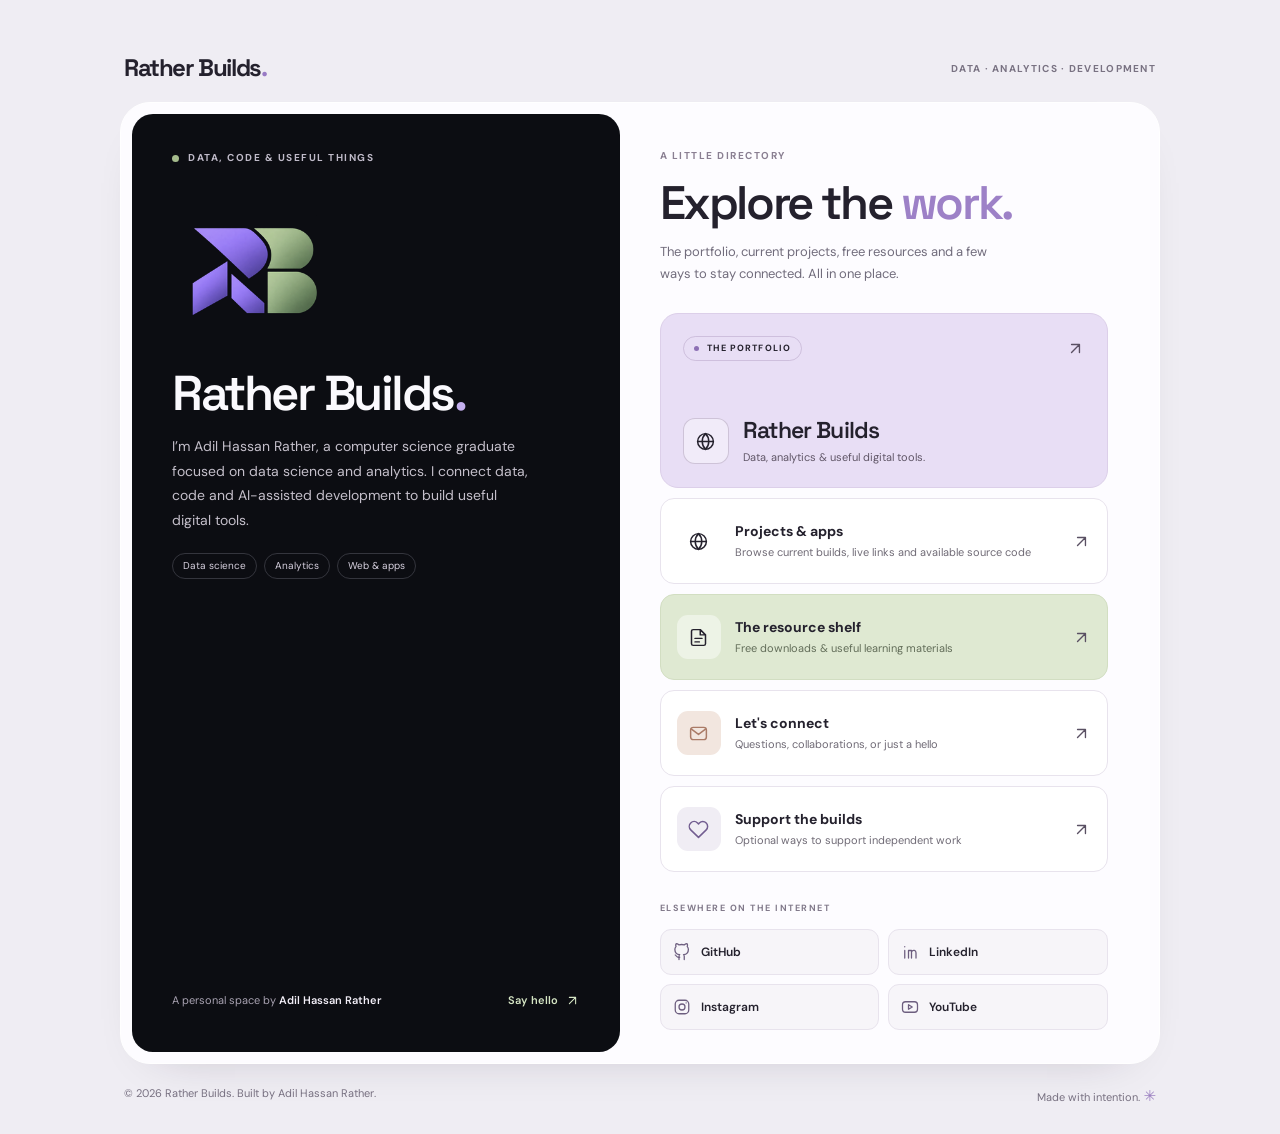
<file: index.html>
<!DOCTYPE html>
<html lang="en">
<head>
  <meta charset="UTF-8">
  <meta name="viewport" content="width=device-width, initial-scale=1">
  <meta name="theme-color" content="#efedf3">
  <meta name="description" content="Data, analytics and useful digital tools by Adil Hassan Rather. Explore Rather Builds projects, free resources and ways to connect.">
  <meta property="og:type" content="website">
  <meta property="og:title" content="Rather Builds — Projects, Tools & Resources">
  <meta property="og:description" content="Data, analytics and practical software. Explore the Rather Builds portfolio, projects and free learning resources.">
  <meta property="og:image" content="https://adil-rather.github.io/Links/share-card.png">
  <meta property="og:url" content="https://adil-rather.github.io/Links/">
  <title>Rather Builds — Projects, Tools & Resources</title>
  <link rel="icon" type="image/png" sizes="32x32" href="favicon-32.png">
  <link rel="canonical" href="https://adil-rather.github.io/Links/">
  <meta name="twitter:card" content="summary_large_image">
  <link rel="preconnect" href="https://fonts.googleapis.com">
  <link rel="preconnect" href="https://fonts.gstatic.com" crossorigin>
  <link href="https://fonts.googleapis.com/css2?family=DM+Sans:wght@400;500;600;700&amp;family=Space+Grotesk:wght@400;500;600;700&amp;display=swap" rel="stylesheet">
  <link rel="stylesheet" href="profile.css">
</head>
<body>
  <a class="skip-link" href="#main-content">Skip to content</a>
  <svg class="svg-defs" xmlns="http://www.w3.org/2000/svg" aria-hidden="true">
    <symbol id="arrow" viewBox="0 0 24 24"><path d="M7 17 17 7M7 7h10v10"/></symbol>
    <symbol id="globe" viewBox="0 0 24 24"><circle cx="12" cy="12" r="9"/><path d="M3 12h18M12 3c5 5 5 13 0 18-5-5-5-13 0-18Z"/></symbol>
    <symbol id="mail" viewBox="0 0 24 24"><rect x="3" y="5" width="18" height="14" rx="3"/><path d="m4 7 8 6 8-6"/></symbol>
    <symbol id="instagram" viewBox="0 0 24 24"><rect x="3" y="3" width="18" height="18" rx="5"/><circle cx="12" cy="12" r="4"/><path d="M17.5 6.5h.01"/></symbol>
    <symbol id="linkedin" viewBox="0 0 24 24"><path d="M5 10v10M5 5v.01M10 20V10h4v2c2-4 6-2 6 1v7M14 12v8"/></symbol>
    <symbol id="youtube" viewBox="0 0 24 24"><rect x="2" y="5" width="20" height="14" rx="4"/><path d="m10 9 5 3-5 3Z"/></symbol>
    <symbol id="github" viewBox="0 0 24 24"><path d="M9 19c-4.3 1.4-4.3-2.5-6-3"/><path d="M15 22v-3.87a3.37 3.37 0 0 0-.94-2.61c3.14-.35 6.44-1.54 6.44-7A5.44 5.44 0 0 0 19 4.77 5.07 5.07 0 0 0 18.91 1S17.73.65 15 2.48a13.38 13.38 0 0 0-7 0C5.27.65 4.09 1 4.09 1A5.07 5.07 0 0 0 4 4.77a5.44 5.44 0 0 0-1.5 3.78c0 5.42 3.3 6.61 6.44 7A3.37 3.37 0 0 0 8 18.13V22"/></symbol>
    <symbol id="heart" viewBox="0 0 24 24"><path d="M20.8 4.6a5.5 5.5 0 0 0-7.8 0L12 5.7l-1.1-1.1a5.5 5.5 0 0 0-7.8 7.8L12 21l8.8-8.6a5.5 5.5 0 0 0 0-7.8Z"/></symbol>
    <symbol id="file" viewBox="0 0 24 24"><path d="M14 3H6a2 2 0 0 0-2 2v14a2 2 0 0 0 2 2h12a2 2 0 0 0 2-2V9ZM14 3v6h6M8 13h8M8 17h5"/></symbol>
  </svg>

  <div class="page-shell">
    <header class="masthead">
      <span class="wordmark">Rather Builds<span>.</span></span>
      <span class="masthead-note">DATA · ANALYTICS · DEVELOPMENT</span>
    </header>

    <main class="profile-hub" id="main-content" tabindex="-1">
      <section class="profile-panel" aria-labelledby="profile-name">
        <p class="eyebrow profile-eyebrow"><span class="status-dot"></span>DATA, CODE &amp; USEFUL THINGS</p>

        <div class="brand-art">
          <picture><source srcset="brand-logo-web.webp" type="image/webp"><img src="brand-logo.png" alt="Rather Builds RB logo" width="1254" height="1254" fetchpriority="high" decoding="async"></picture>
        </div>

        <h1 id="profile-name">Rather Builds<span>.</span></h1>
        <p class="profile-bio">I’m Adil Hassan Rather, a computer science graduate focused on data science and analytics. I connect data, code and AI-assisted development to build useful digital tools.</p>
        <div class="expertise" aria-label="What I work on">
          <span>Data science</span><span>Analytics</span><span>Web &amp; apps</span>
        </div>
        <div class="profile-signoff">
          <span>A personal space by <strong>Adil Hassan Rather</strong></span>
          <a href="mailto:contactadilhassannow@gmail.com" aria-label="Email Adil Hassan Rather">Say hello <svg class="icon" aria-hidden="true"><use href="#arrow"/></svg></a>
        </div>
      </section>

      <section class="links-panel" aria-labelledby="links-heading">
        <div class="section-intro">
          <p class="eyebrow">A LITTLE DIRECTORY</p>
          <h2 id="links-heading">Explore the <span>work.</span></h2>
          <p>The portfolio, current projects, free resources and a few ways to stay connected. All in one place.</p>
        </div>

        <nav class="main-links" aria-label="Explore Rather Builds">
          <a class="featured-link" href="https://ratherbuilds.site/" target="_blank" rel="noopener noreferrer">
            <div class="featured-top">
              <span class="label-pill"><span class="status-dot"></span>THE PORTFOLIO</span>
              <svg class="icon link-arrow" aria-hidden="true"><use href="#arrow"/></svg>
            </div>
            <div class="featured-bottom">
              <span class="feature-icon"><svg class="icon" aria-hidden="true"><use href="#globe"/></svg></span>
              <div>
                <h3>Rather Builds</h3>
                <p>Data, analytics &amp; useful digital tools.</p>
              </div>
            </div>
          </a>

          <a class="link-row project-link" href="https://ratherbuilds.site/work" target="_blank" rel="noopener noreferrer">
            <span class="row-icon"><svg class="icon" aria-hidden="true"><use href="#globe"/></svg></span>
            <span class="row-copy"><strong>Projects &amp; apps</strong><span>Browse current builds, live links and available source code</span></span>
            <svg class="icon link-arrow" aria-hidden="true"><use href="#arrow"/></svg>
          </a>

          <a class="link-row resource-link" href="downloads.html">
            <span class="row-icon"><svg class="icon" aria-hidden="true"><use href="#file"/></svg></span>
            <span class="row-copy"><strong>The resource shelf</strong><span>Free downloads &amp; useful learning materials</span></span>
            <svg class="icon link-arrow" aria-hidden="true"><use href="#arrow"/></svg>
          </a>

          <a class="link-row contact-link" href="mailto:contactadilhassannow@gmail.com">
            <span class="row-icon"><svg class="icon" aria-hidden="true"><use href="#mail"/></svg></span>
            <span class="row-copy"><strong>Let's connect</strong><span>Questions, collaborations, or just a hello</span></span>
            <svg class="icon link-arrow" aria-hidden="true"><use href="#arrow"/></svg>
          </a>

          <a class="link-row support-link" href="https://ratherbuilds.site/support" target="_blank" rel="noopener noreferrer">
            <span class="row-icon"><svg class="icon" aria-hidden="true"><use href="#heart"/></svg></span>
            <span class="row-copy"><strong>Support the builds</strong><span>Optional ways to support independent work</span></span>
            <svg class="icon link-arrow" aria-hidden="true"><use href="#arrow"/></svg>
          </a>
        </nav>

        <div class="social-section">
          <p class="eyebrow">ELSEWHERE ON THE INTERNET</p>
          <nav class="social-links" aria-label="Social media">
            <a href="https://github.com/adil-rather" target="_blank" rel="noopener noreferrer"><svg class="icon" aria-hidden="true"><use href="#github"/></svg>GitHub</a>
            <a href="https://www.linkedin.com/in/adilhassan-rb" target="_blank" rel="noopener noreferrer"><svg class="icon" aria-hidden="true"><use href="#linkedin"/></svg>LinkedIn</a>
            <a href="https://www.instagram.com/ratherbuilds?xtok=ODdpNzNpa2ViaG13" target="_blank" rel="noopener noreferrer"><svg class="icon" aria-hidden="true"><use href="#instagram"/></svg>Instagram</a>
            <a href="https://www.youtube.com/@ratherbuilds" target="_blank" rel="noopener noreferrer"><svg class="icon" aria-hidden="true"><use href="#youtube"/></svg>YouTube</a>
          </nav>
        </div>
      </section>
    </main>

    <footer class="page-footer">
      <span>© 2026 Rather Builds. Built by Adil Hassan Rather.</span>
      <span>Made with intention. <b aria-hidden="true">✳</b></span>
    </footer>
  </div>
</body>
</html>
</file>
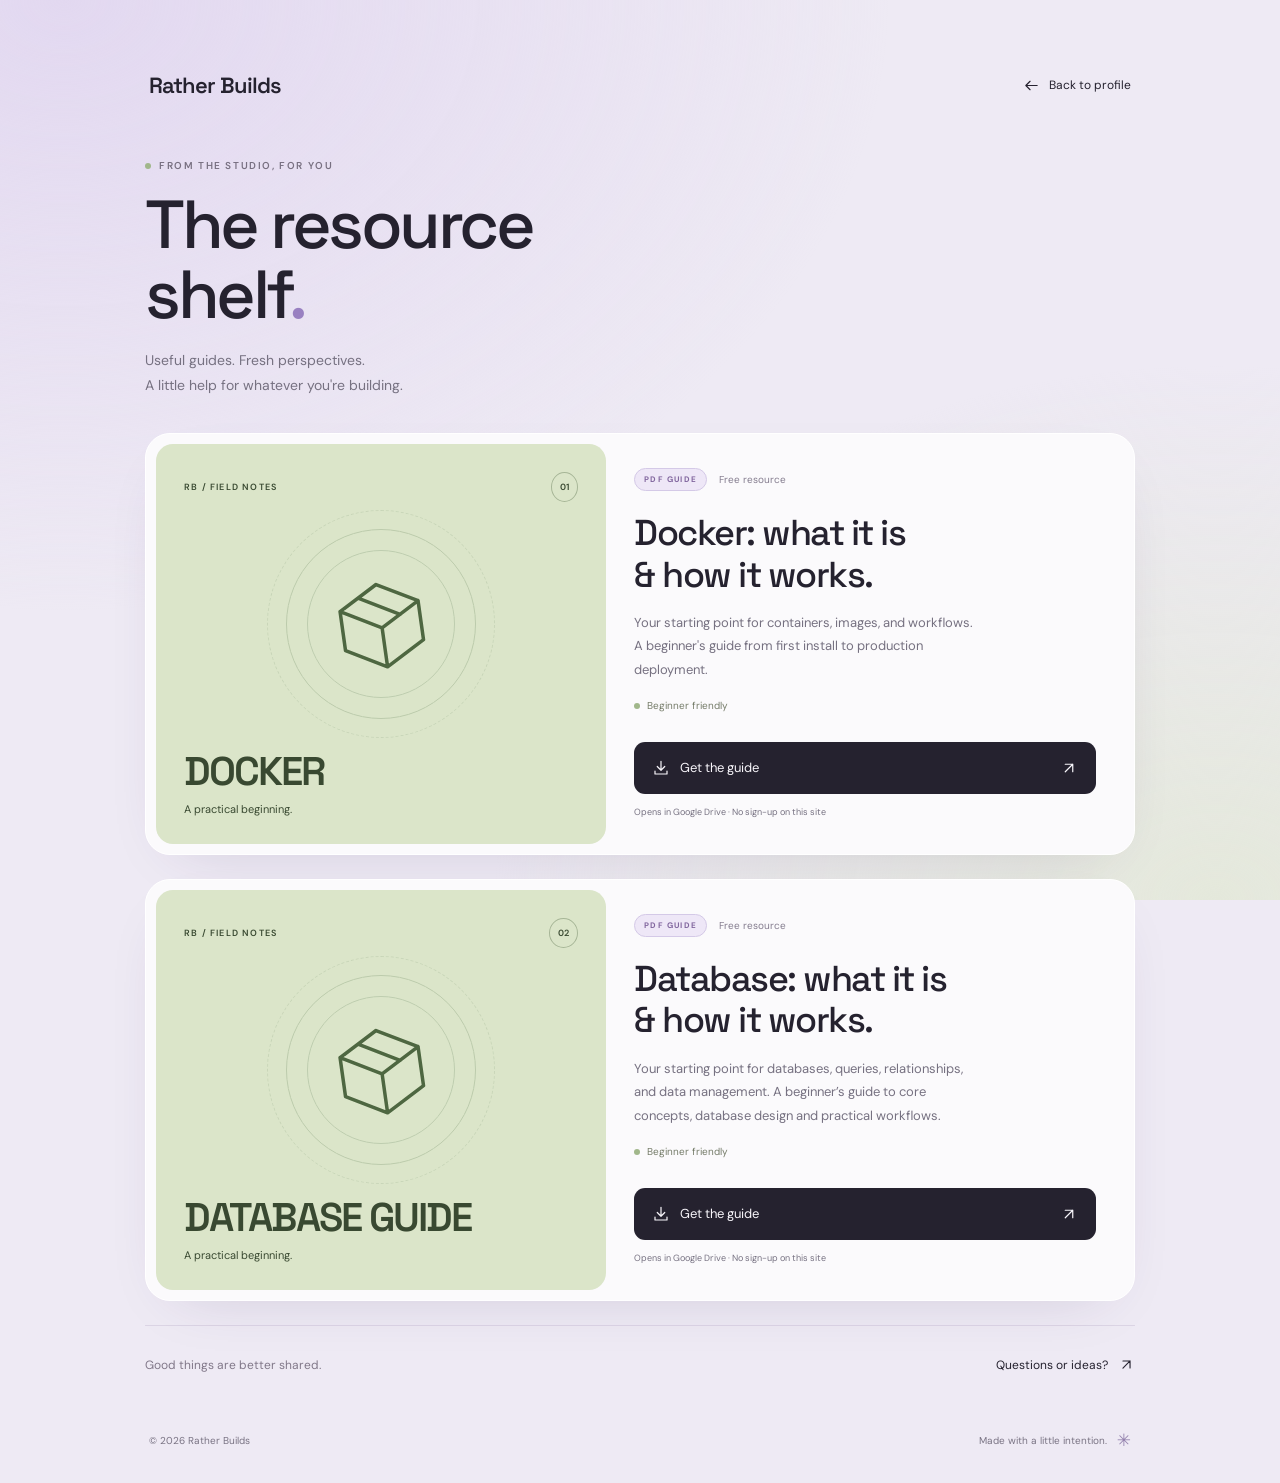
<file: downloads.html>
<!DOCTYPE html>
<html lang="en"><head><meta charset="UTF-8"><meta name="viewport" content="width=device-width, initial-scale=1"><meta name="theme-color" content="#eeeaf4"><meta name="description" content="Free Docker and database guides from Rather Builds. Explore practical learning resources and notes."><meta property="og:title" content="The Resource Shelf — Rather Builds"><meta property="og:description" content="Free Docker and database guides from Rather Builds. Explore practical learning resources and notes."><meta property="og:type" content="website"><meta property="og:image" content="https://adil-rather.github.io/Links/share-card.png"><link rel="canonical" href="https://adil-rather.github.io/Links/downloads.html"><meta property="og:url" content="https://adil-rather.github.io/Links/downloads.html"><meta name="twitter:card" content="summary_large_image"><title>The Resource Shelf — Rather Builds</title><link rel="icon" href="favicon-32.png" type="image/png" sizes="32x32"><link rel="preconnect" href="https://fonts.googleapis.com"><link rel="preconnect" href="https://fonts.gstatic.com" crossorigin><link href="https://fonts.googleapis.com/css2?family=DM+Sans:wght@400;500;600;700&amp;family=Space+Grotesk:wght@400;500;600;700&amp;display=swap" rel="stylesheet"><link rel="stylesheet" href="styles.css"></head>
<body class="library-page"><svg class="definitions" xmlns="http://www.w3.org/2000/svg" aria-hidden="true"><symbol id="arrow" viewBox="0 0 24 24"><path d="M7 17 17 7M7 7h10v10"/></symbol><symbol id="globe" viewBox="0 0 24 24"><circle cx="12" cy="12" r="9"/><path d="M3 12h18M12 3c5 5 5 13 0 18-5-5-5-13 0-18Z"/></symbol><symbol id="mail" viewBox="0 0 24 24"><rect x="3" y="5" width="18" height="14" rx="3"/><path d="m4 7 8 6 8-6"/></symbol><symbol id="instagram" viewBox="0 0 24 24"><rect x="3" y="3" width="18" height="18" rx="5"/><circle cx="12" cy="12" r="4"/><path d="M17.5 6.5h.01"/></symbol><symbol id="linkedin" viewBox="0 0 24 24"><path d="M5 10v10M5 5v.01M10 20V10h4v2c2-4 6-2 6 1v7M14 12v8"/></symbol><symbol id="youtube" viewBox="0 0 24 24"><rect x="2" y="5" width="20" height="14" rx="4"/><path d="m10 9 5 3-5 3Z"/></symbol><symbol id="file" viewBox="0 0 24 24"><path d="M14 3H6a2 2 0 0 0-2 2v14a2 2 0 0 0 2 2h12a2 2 0 0 0 2-2V9ZM14 3v6h6M8 13h8M8 17h5"/></symbol><symbol id="back" viewBox="0 0 24 24"><path d="M20 12H4m6-6-6 6 6 6"/></symbol><symbol id="box" viewBox="0 0 24 24"><path d="m12 3 9 5v9l-9 5-9-5V8ZM3 8l9 5 9-5M12 13v9M7.5 5.5l9 5"/></symbol><symbol id="download" viewBox="0 0 24 24"><path d="M12 3v12m-5-5 5 5 5-5M4 16v4h16v-4"/></symbol></svg>
<div class="page-shell library-shell"><header class="masthead"><a href="index.html" aria-label="Rather Builds home"><span class="wordmark">Rather Builds</span></a><a class="back-link" href="index.html"><svg class="icon " aria-hidden="true"><use href="#back"/></svg>Back to profile</a></header>
<main id="main-content" tabindex="-1"><header class="library-intro"><p class="eyebrow"><span class="dot"></span>FROM THE STUDIO, FOR YOU</p><h1>The resource<br>shelf<span>.</span></h1><p>Useful guides. Fresh perspectives.<br>A little help for whatever you're building.</p></header>
<section class="resource-list" aria-label="Free resources">
<!-- RESOURCE CARDS: Copy a complete START/END block to add a new resource.
     Keep every card inside this section. See README.md for instructions. -->
<!-- START RESOURCE: Docker -->
<article class="resource-card" aria-labelledby="docker-title">
  <div class="resource-art" aria-hidden="true">
    <div class="art-top"><span>RB / FIELD NOTES</span><span>01</span></div>
    <div class="container-art">
      <span class="art-orbit"></span>
      <svg class="icon" aria-hidden="true"><use href="#box"/></svg>
    </div>
    <div class="art-bottom"><strong>DOCKER</strong><span>A practical beginning.</span></div>
  </div>
  <div class="resource-copy">
    <div class="resource-meta"><span class="pill">PDF GUIDE</span><span>Free resource</span></div>
    <h2 id="docker-title">Docker: what it is<br>&amp; how it works.</h2>
    <p>Your starting point for containers, images, and workflows. A beginner's guide from first install to production deployment.</p>
    <span class="level-label"><span class="dot"></span>Beginner friendly</span>
    <a class="download-link" href="https://drive.google.com/file/d/1yUvwCErtubOBH9d2xQVLL0Fu3_scv8wx/view?usp=sharing" target="_blank" rel="noopener noreferrer" aria-label="Open the free Docker PDF guide on Google Drive">
      <svg class="icon" aria-hidden="true"><use href="#download"/></svg>
      Get the guide
      <svg class="icon" aria-hidden="true"><use href="#arrow"/></svg>
    </a>
    <p class="download-note">Opens in Google Drive · No sign-up on this site</p>
  </div>
</article>
<!-- END RESOURCE: Docker -->
     <!-- START RESOURCE: Database -->
<article class="resource-card" aria-labelledby="database-title">
  <div class="resource-art" aria-hidden="true">
    <div class="art-top"><span>RB / FIELD NOTES</span><span>02</span></div>
    <div class="container-art">
      <span class="art-orbit"></span>
      <svg class="icon" aria-hidden="true"><use href="#box"/></svg>
    </div>
    <div class="art-bottom"><strong>DATABASE GUIDE</strong><span>A practical beginning.</span></div>
  </div>
  <div class="resource-copy">
    <div class="resource-meta"><span class="pill">PDF GUIDE</span><span>Free resource</span></div>
    <h2 id="database-title">Database: what it is<br>&amp; how it works.</h2>
    <p>Your starting point for databases, queries, relationships, and data management. A beginner’s guide to core concepts, database design and practical workflows.</p>
    <span class="level-label"><span class="dot"></span>Beginner friendly</span>
    <a class="download-link" href="https://drive.google.com/file/d/1NW70JfgQnfuwK8qVu4nqQkdIll91rXaU/view?usp=drivesdk" target="_blank" rel="noopener noreferrer" aria-label="Open the free Database Guide PDF guide on Google Drive">
      <svg class="icon" aria-hidden="true"><use href="#download"/></svg>
      Get the guide
      <svg class="icon" aria-hidden="true"><use href="#arrow"/></svg>
    </a>
    <p class="download-note">Opens in Google Drive · No sign-up on this site</p>
  </div>
</article>
<!-- END RESOURCE: Database -->
<!-- ADD YOUR NEXT RESOURCE HERE, before the closing section tag below. -->
</section>
<aside class="library-contact"><span>Good things are better shared.</span><a href="mailto:contactadilhassannow@gmail.com">Questions or ideas?<svg class="icon " aria-hidden="true"><use href="#arrow"/></svg></a></aside></main><footer class="page-footer"><span>© 2026 Rather Builds</span><span>Made with a little intention. <b aria-hidden="true">✳</b></span></footer></div></body></html>
</file>
<file: profile.css>
:root {
  color-scheme: light;
  --page: #efedf3;
  --paper: #fdfcff;
  --ink: #24212d;
  --muted: #716c7c;
  --border: #e8e3ed;
  --night: #0c0d12;
  --lavender: #c5b0ef;
  --lavender-card: #e8def5;
  --sage: #dfe9d2;
  --peach: #f2e6df;
  --display: 'Space Grotesk', system-ui, sans-serif;
  --body: 'DM Sans', system-ui, sans-serif;
}

*, *::before, *::after { box-sizing: border-box; }
html { scroll-behavior: smooth; }
body {
  margin: 0;
  min-height: 100vh;
  min-height: 100svh;
  background: var(--page);
  color: var(--ink);
  font-family: var(--body);
  -webkit-font-smoothing: antialiased;
}
a { color: inherit; text-decoration: none; -webkit-tap-highlight-color: transparent; }
a:focus-visible { outline: 3px solid #8362bd; outline-offset: 4px; }
h1, h2, h3, p { margin: 0; }
h1, h2, h3 { font-family: var(--display); }
::selection { background: var(--lavender); color: var(--ink); }
.svg-defs { position: absolute; width: 0; height: 0; overflow: hidden; }
.icon {
  display: block;
  width: 21px;
  height: 21px;
  fill: none;
  stroke: currentColor;
  stroke-width: 1.7;
  stroke-linecap: round;
  stroke-linejoin: round;
  flex-shrink: 0;
}

.page-shell {
  width: min(calc(100% - 48px), 1040px);
  margin-inline: auto;
  padding: clamp(24px, 5vw, 56px) 0 26px;
}
.masthead {
  display: flex;
  justify-content: space-between;
  align-items: center;
  gap: 16px;
  padding: 0 4px;
  margin-bottom: 22px;
}
.wordmark {
  font: 700 24px/1 var(--display);
  letter-spacing: -1.4px;
  white-space: nowrap;
}
.wordmark span { color: #987ac4; }
.masthead-note {
  font-size: 10px;
  font-weight: 700;
  letter-spacing: 1.3px;
  color: #797282;
  text-align: right;
  white-space: nowrap;
}

.profile-hub {
  display: grid;
  grid-template-columns: minmax(0, .96fr) minmax(0, 1.04fr);
  padding: 11px;
  border: 1px solid #fff;
  border-radius: 30px;
  background: var(--paper);
  box-shadow: 0 18px 50px -38px #20152e55;
}
.profile-panel {
  min-width: 0;
  display: flex;
  flex-direction: column;
  border-radius: 21px;
  background: var(--night);
  color: #faf9fd;
  padding: 36px clamp(26px, 3.6vw, 40px) 30px;
  overflow: hidden;
}
.eyebrow {
  display: flex;
  align-items: center;
  gap: 9px;
  font-size: 10px;
  font-weight: 700;
  letter-spacing: 1.5px;
  line-height: 1.65;
}
.status-dot {
  display: inline-block;
  width: 7px;
  height: 7px;
  border-radius: 50%;
  background: #a5bb8c;
  flex-shrink: 0;
}
.profile-eyebrow { color: #c0bbc9; }
.brand-art {
  width: min(100%, 160px);
  aspect-ratio: 1;
  margin: 22px 0 18px;
  overflow: hidden;
}
.brand-art img { display: block; width: 100%; height: 100%; object-fit: contain; }
.profile-panel h1 {
  font-size: clamp(35px, 4vw, 49px);
  font-weight: 600;
  letter-spacing: -2.5px;
  line-height: 1.08;
}
.profile-panel h1 span { color: var(--lavender); }
.profile-bio {
  max-width: 360px;
  margin-top: 15px;
  color: #c4bfca;
  font-size: 14px;
  line-height: 1.75;
}
.expertise {
  display: flex;
  flex-wrap: wrap;
  gap: 7px;
  margin-top: 21px;
}
.expertise span {
  display: inline-flex;
  align-items: center;
  padding: 7px 10px;
  border: 1px solid #34353d;
  border-radius: 99px;
  color: #d7d1df;
  font-size: 10px;
  line-height: 1;
  white-space: nowrap;
}
.profile-signoff {
  display: flex;
  justify-content: space-between;
  align-items: center;
  gap: 10px;
  margin-top: auto;
  padding-top: 55px;
  color: #a8a2b1;
  font-size: 11px;
}
.profile-signoff strong { color: #f2eef7; font-weight: 600; }
.profile-signoff a {
  display: inline-flex;
  align-items: center;
  gap: 7px;
  color: #d5e5c4;
  font-weight: 600;
  white-space: nowrap;
}
.profile-signoff .icon { width: 15px; height: 15px; }

.links-panel { min-width: 0; padding: 34px clamp(20px, 3.5vw, 40px) 22px; }
.section-intro .eyebrow { color: #8a7f92; }
.section-intro h2 {
  max-width: 440px;
  margin-top: 12px;
  font-size: clamp(34px, 4.25vw, 47px);
  font-weight: 600;
  letter-spacing: -2.4px;
  line-height: 1.12;
}
.section-intro h2 span { color: #9d81c7; }
.section-intro > p:last-child {
  max-width: 335px;
  margin-top: 12px;
  color: var(--muted);
  font-size: 13px;
  line-height: 1.7;
}
.main-links { display: grid; gap: 10px; margin-top: 28px; }
.featured-link, .link-row, .social-links a {
  transition: transform .2s ease, border-color .2s ease, background-color .2s ease;
}
.featured-link {
  display: flex;
  flex-direction: column;
  justify-content: space-between;
  gap: 23px;
  min-height: 175px;
  padding: 22px;
  background: var(--lavender-card);
  border: 1px solid #dccfe9;
  border-radius: 18px;
}
.featured-top, .featured-bottom { display: flex; justify-content: space-between; align-items: center; gap: 12px; }
.label-pill {
  display: inline-flex;
  align-items: center;
  gap: 8px;
  padding: 6px 10px;
  border: 1px solid #a995bb6b;
  border-radius: 50px;
  font-size: 9px;
  font-weight: 700;
  letter-spacing: 1.1px;
  line-height: 1.2;
}
.label-pill .status-dot { width: 5px; height: 5px; background: #8d70b4; }
.link-arrow { width: 19px; height: 19px; color: #5a5063; }
.featured-bottom { justify-content: flex-start; gap: 14px; }
.feature-icon {
  display: grid;
  place-items: center;
  flex: 0 0 46px;
  height: 46px;
  border: 1px solid #b3a5bf91;
  border-radius: 12px;
  background: #ffffff64;
}
.featured-bottom h3 { font-size: 23px; font-weight: 600; letter-spacing: -.9px; line-height: 1.15; }
.featured-bottom p { margin-top: 5px; font-size: 11px; color: #605667; line-height: 1.5; }
.link-row {
  display: flex;
  align-items: center;
  gap: 14px;
  min-height: 86px;
  padding: 15px 16px;
  background: #fff;
  border: 1px solid var(--border);
  border-radius: 14px;
}
.resource-link { background: var(--sage); border-color: #d2dec2; }
.row-icon {
  display: grid;
  place-items: center;
  width: 44px;
  height: 44px;
  flex: 0 0 44px;
  border-radius: 11px;
  background: #ffffff70;
}
.contact-link .row-icon { background: var(--peach); color: #aa7b67; }
.row-copy { display: block; min-width: 0; flex: 1; }
.row-copy strong { display: block; font-size: 14px; font-weight: 700; }
.row-copy span { display: block; margin-top: 4px; font-size: 11px; line-height: 1.5; color: #706b76; overflow-wrap: anywhere; }
.resource-link .row-copy span { color: #626d59; }

.social-section { margin-top: 29px; }
.social-section .eyebrow { color: #81798a; font-size: 9px; }
.social-links { display: grid; grid-template-columns: repeat(2, minmax(0, 1fr)); gap: 9px; margin-top: 13px; }
.social-links a {
  display: flex;
  align-items: center;
  gap: 10px;
  min-height: 46px;
  padding: 10px 12px;
  background: #f7f5f9;
  border: 1px solid var(--border);
  border-radius: 11px;
  font-size: 12px;
  font-weight: 600;
}
.social-links .icon { width: 18px; height: 18px; color: #6d5e7f; }
.page-footer {
  display: flex;
  justify-content: space-between;
  flex-wrap: wrap;
  gap: 10px 20px;
  padding: 21px 4px 0;
  color: #777080;
  font-size: 11px;
  line-height: 1.5;
}
.page-footer b { color: #9c81c1; font-size: 15px; }

@media (hover: hover) {
  .featured-link:hover, .link-row:hover { transform: translateY(-3px); }
  .featured-link:hover { background: #e2d4f2; border-color: #cbb7e2; }
  .resource-link:hover { background: #d7e3c6; }
  .contact-link:hover, .social-links a:hover { background: #f2eef8; border-color: #d2c4e4; }
  .social-links a:hover { transform: translateY(-2px); }
}
@media (max-width: 740px) {
  .page-shell { width: min(calc(100% - 24px), 500px); padding-top: 24px; padding-bottom: max(22px, env(safe-area-inset-bottom)); }
  .masthead { margin-bottom: 17px; padding-inline: 3px; }
  .wordmark { font-size: 21px; letter-spacing: -1.15px; }
  .masthead-note { font-size: 9px; letter-spacing: .9px; }
  .profile-hub { grid-template-columns: minmax(0, 1fr); padding: 8px; border-radius: 25px; }
  .profile-panel { border-radius: 18px; padding: 27px 25px 24px; }
  .profile-eyebrow { font-size: 9px; letter-spacing: 1.15px; }
  .brand-art { width: min(100%, 144px); aspect-ratio: 1; margin: 18px 0 14px; }
  .profile-panel h1 { font-size: clamp(35px, 9.5vw, 42px); letter-spacing: -2px; }
  .profile-bio { margin-top: 11px; font-size: 13px; line-height: 1.68; }
  .expertise { margin-top: 15px; }
  .profile-signoff { padding-top: 25px; font-size: 10px; }
  .links-panel { padding: 30px 17px 18px; }
  .section-intro h2 { font-size: clamp(33px, 9vw, 42px); letter-spacing: -1.9px; }
  .section-intro > p:last-child { font-size: 12px; }
  .main-links { margin-top: 23px; }
  .featured-link { min-height: 164px; padding: 19px; }
  .featured-bottom h3 { font-size: 21px; }
  .row-copy strong { font-size: 13px; }
  .row-copy span { font-size: 10px; }
  .social-section { margin-top: 26px; }
}
@media (max-width: 360px) {
  .masthead-note { font-size: 8px; letter-spacing: .5px; }
  .profile-panel { padding-inline: 19px; }
  .profile-eyebrow { font-size: 8px; }
  .brand-art { margin-top: 16px; }
  .profile-panel h1 { font-size: 34px; }
  .links-panel { padding-inline: 12px; }
  .featured-link { padding: 17px; }
  .social-links { gap: 7px; }
  .social-links a { gap: 8px; padding: 9px; font-size: 11px; }
}
@media (prefers-reduced-motion: reduce) {
  html { scroll-behavior: auto; }
  *, *::before, *::after { transition-duration: 0.01ms !important; animation-duration: 0.01ms !important; }
}
/* Compact brand artwork; the original PNG remains an uncropped fallback. */
.brand-art picture{display:block;width:100%;height:100%}
.profile-signoff{flex-wrap:wrap;row-gap:8px}
.profile-signoff a{min-height:44px}
.support-link .row-icon{background:#f0edf4;color:#725d90}
.skip-link{position:fixed;left:16px;top:12px;z-index:10;padding:12px 16px;background:var(--ink);color:var(--paper);transform:translateY(-180%)}
.skip-link:focus{transform:none}
</file>
<file: styles.css>
:root{color-scheme:light;--page:#eeeaf4;--paper:#fbfafc;--ink:#25222f;--muted:#767181;--line:#e5e0eb;--lavender:#c3acec;--sage:#dfe8ce;--display:'Space Grotesk',system-ui,sans-serif;--body:'DM Sans',system-ui,sans-serif}
*,*::before,*::after{box-sizing:border-box}
body{margin:0;min-height:100vh;min-height:100svh;background:var(--page);color:var(--ink);font-family:var(--body);-webkit-font-smoothing:antialiased}
body::before{content:'';position:fixed;inset:0;pointer-events:none;background:radial-gradient(ellipse at 5% 0%,#e2d8f0 0%,transparent 48%),radial-gradient(ellipse at 95% 100%,#e4e8db 0%,transparent 42%);z-index:-1}
a{color:inherit;text-decoration:none;-webkit-tap-highlight-color:transparent}a:focus-visible{outline:3px solid #8061ad;outline-offset:5px}
h1,h2,h3,p{margin:0}h1,h2,h3{font-family:var(--display);font-weight:500}::selection{background:var(--lavender);color:var(--ink)}
.definitions{position:absolute;width:0;height:0;overflow:hidden}.icon{width:22px;height:22px;fill:none;stroke:currentColor;stroke-width:1.6;stroke-linecap:round;stroke-linejoin:round;flex:0 0 auto}
.page-shell{width:min(100% - 64px,990px);margin:0 auto;padding-top:clamp(28px,7vh,72px);padding-bottom:28px}
.masthead{display:flex;align-items:center;justify-content:space-between;gap:20px;margin-bottom:25px;padding:0 4px}
.wordmark{font-family:var(--display);font-size:22px;font-weight:600;letter-spacing:-1px}.wordmark>span{color:#8c72ad}.masthead-note{font-size:12px;color:#6e6879}
.profile-hub{display:grid;grid-template-columns:.94fr 1.06fr;background:var(--paper);border:1px solid #ffffffcc;border-radius:28px;padding:12px;box-shadow:0 24px 70px -35px #3a265b40;animation:arrive .65s ease both}
.profile-panel{min-width:0;display:flex;flex-direction:column;background:#0a0c12;color:#f3f1f7;border-radius:19px;padding:34px 30px 28px;overflow:hidden}
.eyebrow{display:flex;align-items:center;gap:8px;font-size:10px;font-weight:600;letter-spacing:1.6px;line-height:1.6}
.profile-eyebrow{color:#bcb6c9;font-size:9px;letter-spacing:1.3px}.dot{width:6px;height:6px;background:#a1b78b;border-radius:50%;flex-shrink:0}
.brand-art{margin:28px -16px 30px;aspect-ratio:1.55;overflow:hidden;border-radius:12px}.brand-art img{display:block;width:100%;height:100%;object-fit:contain}
.profile-panel h1{font-size:clamp(32px,4.5vw,45px);line-height:1.1;letter-spacing:-2.5px}.profile-panel h1>span{color:var(--lavender)}
.profile-bio{margin-top:15px;color:#b7b3c2;font-size:15px;line-height:1.75;max-width:300px}
.profile-contact{margin-top:auto;padding-top:46px}.profile-contact p{color:#a39aad;font-size:11px}.profile-contact a{display:inline-flex;align-items:center;gap:24px;min-height:44px;color:var(--sage);font-size:14px}.profile-contact .icon{width:17px;height:17px}
.links-panel{min-width:0;padding:26px 28px 20px 34px}.section-intro .eyebrow{color:#776e80;margin-bottom:12px}.section-intro h2{font-size:clamp(32px,4.5vw,43px);letter-spacing:-2px;line-height:1.1}
.section-intro h2>span,.library-intro h1>span{color:#9980c1}.section-intro>p:last-child{margin-top:11px;color:var(--muted);font-size:13px}
.main-links{margin-top:26px;display:grid;gap:10px}.featured-link{display:flex;flex-direction:column;gap:24px;padding:20px;background:var(--sage);border:1px solid #d4dfc3;border-radius:17px;transition:transform .25s ease,background .25s ease,box-shadow .25s ease}
.featured-top{display:flex;align-items:center;justify-content:space-between;gap:12px}.pill{display:inline-flex;align-items:center;gap:7px;width:fit-content;border:1px solid #4553322e;border-radius:50px;padding:5px 9px;font-size:8px;font-weight:700;letter-spacing:1.2px;line-height:1.4}.pill .dot{width:4px;height:4px;background:#556c41}
.featured-bottom{display:flex;align-items:center;gap:13px}.feature-icon{width:42px;height:46px;display:grid;place-items:center;border:1px solid #4c5c3933;border-radius:9px;background:#ffffff38;flex-shrink:0}
.featured-link h3{font-size:20px;letter-spacing:-.7px}.featured-link p{margin-top:5px;color:#58644d;font-size:11px;line-height:1.5}
.link-row{display:flex;align-items:center;gap:13px;border:1px solid var(--line);background:#fff;border-radius:13px;padding:13px 14px;min-height:78px;transition:transform .25s ease,border-color .25s ease,box-shadow .25s ease}
.row-icon{display:grid;place-items:center;width:42px;height:42px;border-radius:11px;flex-shrink:0}.lavender{background:#eee6f9;color:#8769b1}.peach{background:#f6eae3;color:#ac7d65}
.row-copy{flex:1;min-width:0}.row-copy strong{display:block;font-weight:600;font-size:13px}.row-copy>span{display:block;font-size:10px;line-height:1.6;color:var(--muted);margin-top:3px;overflow-wrap:anywhere}
.link-arrow{width:18px;height:18px;color:#676170;transition:transform .25s ease}.social-section{margin-top:25px}.social-section>.eyebrow{color:#776e80;font-size:8px;letter-spacing:1.2px}
.social-links{display:flex;flex-wrap:wrap;gap:7px;margin-top:11px}.social-links a{display:inline-flex;align-items:center;justify-content:center;gap:7px;min-height:44px;flex:1;padding:9px 10px;border:1px solid var(--line);border-radius:10px;background:#f7f5f9;font-size:10px;transition:background .25s ease,border-color .25s ease}.social-links .icon{width:15px;height:15px}
.page-footer{display:flex;align-items:center;justify-content:space-between;gap:16px;padding:22px 4px 0;font-size:10px;color:#797383;line-height:1.7}.page-footer>span:last-child{display:inline-flex;align-items:center;gap:10px}.page-footer b{font-size:17px;color:#9482ae}
/* The resource shelf uses the same colors, spacing, and type. */
.back-link{display:inline-flex;align-items:center;gap:9px;min-height:44px;font-size:12px}.back-link .icon{width:17px;height:17px}
.library-intro{padding:26px 0 36px}.library-intro .eyebrow{color:#787081;margin-bottom:16px}.library-intro h1{font-size:clamp(42px,7vw,68px);letter-spacing:-3.5px;line-height:1.03}.library-intro>p:last-child{color:var(--muted);margin-top:18px;font-size:14px;line-height:1.75}
.resource-list{display:grid;gap:24px}
.resource-card{display:grid;grid-template-columns:1fr 1.15fr;padding:10px;background:var(--paper);border:1px solid white;border-radius:25px;box-shadow:0 20px 60px -35px #3a265b38;animation:arrive .65s ease both}
.resource-art{min-width:0;background:#dbe5c9;color:#394931;border-radius:17px;padding:28px;display:flex;flex-direction:column;justify-content:space-between;min-height:350px;position:relative;overflow:hidden}
.art-top{display:flex;justify-content:space-between;align-items:center;font-size:9px;font-weight:600;letter-spacing:1.2px}.art-top>span:last-child{border:1px solid #a7b697;border-radius:50%;padding:8px;letter-spacing:0}
.container-art{display:grid;place-items:center;position:relative;height:180px}.container-art>.icon{width:105px;height:105px;stroke:#4e6741;stroke-width:.8;transform:rotate(-8deg);z-index:1}
.art-orbit{position:absolute;width:190px;height:190px;border:1px solid #bccbac;border-radius:50%}.art-orbit::before,.art-orbit::after{content:'';position:absolute;inset:20px;border:1px solid #becdaf;border-radius:50%}.art-orbit::after{inset:-20px;border-style:dashed;opacity:.65}
.art-bottom{display:flex;flex-direction:column;gap:5px}.art-bottom strong{font-family:var(--display);font-size:40px;font-weight:600;letter-spacing:-2px}.art-bottom>span{font-size:11px}
.resource-copy{padding:24px 28px;min-width:0}.resource-meta{display:flex;align-items:center;gap:12px;color:#847c8e;font-size:10px}.resource-meta .pill{border-color:#d4c9e7;background:#eee7f7;color:#81669e}
.resource-copy h2{font-size:clamp(26px,3.5vw,36px);line-height:1.15;letter-spacing:-1.5px;margin-top:22px}.resource-copy>p{margin-top:15px;color:var(--muted);font-size:13px;line-height:1.8;max-width:350px}
.level-label{display:inline-flex;align-items:center;gap:7px;font-size:10px;color:#747b68;margin-top:18px}.download-link{display:flex;align-items:center;gap:10px;margin-top:28px;background:var(--ink);color:#f8f6fb;padding:15px 18px;min-height:52px;border-radius:11px;font-size:13px;transition:background .25s ease,transform .25s ease}.download-link .icon{width:18px;height:18px}.download-link .icon:last-child{margin-left:auto}.resource-copy .download-note{font-size:9px;margin-top:10px}
.library-contact{display:flex;align-items:center;justify-content:space-between;flex-wrap:wrap;gap:12px;margin-top:24px;border-top:1px solid #dcd5e5;padding:17px 0;font-size:12px;color:#817889}.library-contact a{display:inline-flex;align-items:center;gap:10px;min-height:44px;color:var(--ink)}.library-contact .icon{width:17px;height:17px}
@media(hover:hover){.featured-link:hover{background:#d5e1c0;transform:translateY(-3px);box-shadow:0 8px 20px #536c371a}.link-row:hover{border-color:#cbb9e6;transform:translateY(-2px);box-shadow:0 5px 16px #5338750f}.main-links a:hover .link-arrow{transform:translate(2px,-2px)}.social-links a:hover{background:#eae1f4;border-color:#d4c5e7}.download-link:hover{background:#60497c;transform:translateY(-2px)}}
@media(max-width:760px){
 .page-shell{width:min(100% - 32px,470px);padding-top:22px;padding-bottom:max(24px,env(safe-area-inset-bottom))}.masthead{margin-bottom:17px}.wordmark{font-size:20px}.masthead-note{font-size:9px}
 .profile-hub{grid-template-columns:minmax(0,1fr);padding:8px;border-radius:24px}.profile-panel{padding:22px 23px 23px;border-radius:17px}.profile-eyebrow{font-size:8px;letter-spacing:1.1px}
 .brand-art{aspect-ratio:1.85;margin:12px -10px 16px}.profile-panel h1{font-size:35px;letter-spacing:-1.8px}.profile-bio{font-size:13px;margin-top:9px;line-height:1.7;max-width:275px}.profile-contact{display:none}
 .links-panel{padding:25px 15px 17px}.section-intro h2{font-size:31px;letter-spacing:-1.5px}.section-intro h2 br{display:none}.section-intro .eyebrow{font-size:8px;margin-bottom:8px}.section-intro>p:last-child{font-size:12px;margin-top:8px}
 .main-links{margin-top:21px}.featured-link{padding:17px;gap:22px}.featured-link h3{font-size:20px}.featured-link p{font-size:10px}.link-row{padding:13px;min-height:77px}
 .social-section{margin-top:23px}.social-links{gap:6px}.social-links a{padding:9px 7px;font-size:9px;gap:5px}.page-footer{font-size:9px;gap:8px;padding-top:18px}.page-footer>span:last-child{gap:6px}
 .library-shell{max-width:530px}.back-link{font-size:11px}.library-intro{padding:23px 3px 28px}.library-intro h1{font-size:50px;letter-spacing:-2.5px}.library-intro .eyebrow{font-size:9px}.library-intro>p:last-child{font-size:13px}
 .resource-card{grid-template-columns:minmax(0,1fr);padding:8px;border-radius:23px}.resource-art{min-height:250px;padding:21px}.container-art{height:125px}.container-art>.icon{width:82px;height:82px}.art-orbit{width:140px;height:140px}.art-bottom strong{font-size:34px}
 .resource-copy{padding:24px 18px 19px}.resource-copy h2{font-size:30px;margin-top:18px}.resource-copy>p{font-size:12px}.download-link{margin-top:24px}.library-contact{font-size:11px}
}
@media(max-width:360px){.page-shell{width:calc(100% - 24px)}.masthead-note{max-width:115px;text-align:right;line-height:1.5}.profile-panel{padding-inline:18px}.links-panel{padding-inline:11px}.row-copy strong{font-size:12px}.row-copy>span{font-size:9px}.social-links a{flex-direction:column;gap:5px;padding:10px 5px}.page-footer{flex-wrap:wrap}}
@keyframes arrive{from{opacity:0;transform:translateY(12px)}to{opacity:1;transform:translateY(0)}}
@media(prefers-reduced-motion:reduce){*,*::before,*::after{animation:none!important;transition:none!important}}

.skip-link{position:fixed;left:16px;top:12px;z-index:10;padding:12px 16px;background:var(--ink);color:var(--paper);transform:translateY(-180%)}.skip-link:focus{transform:none}
</file>
